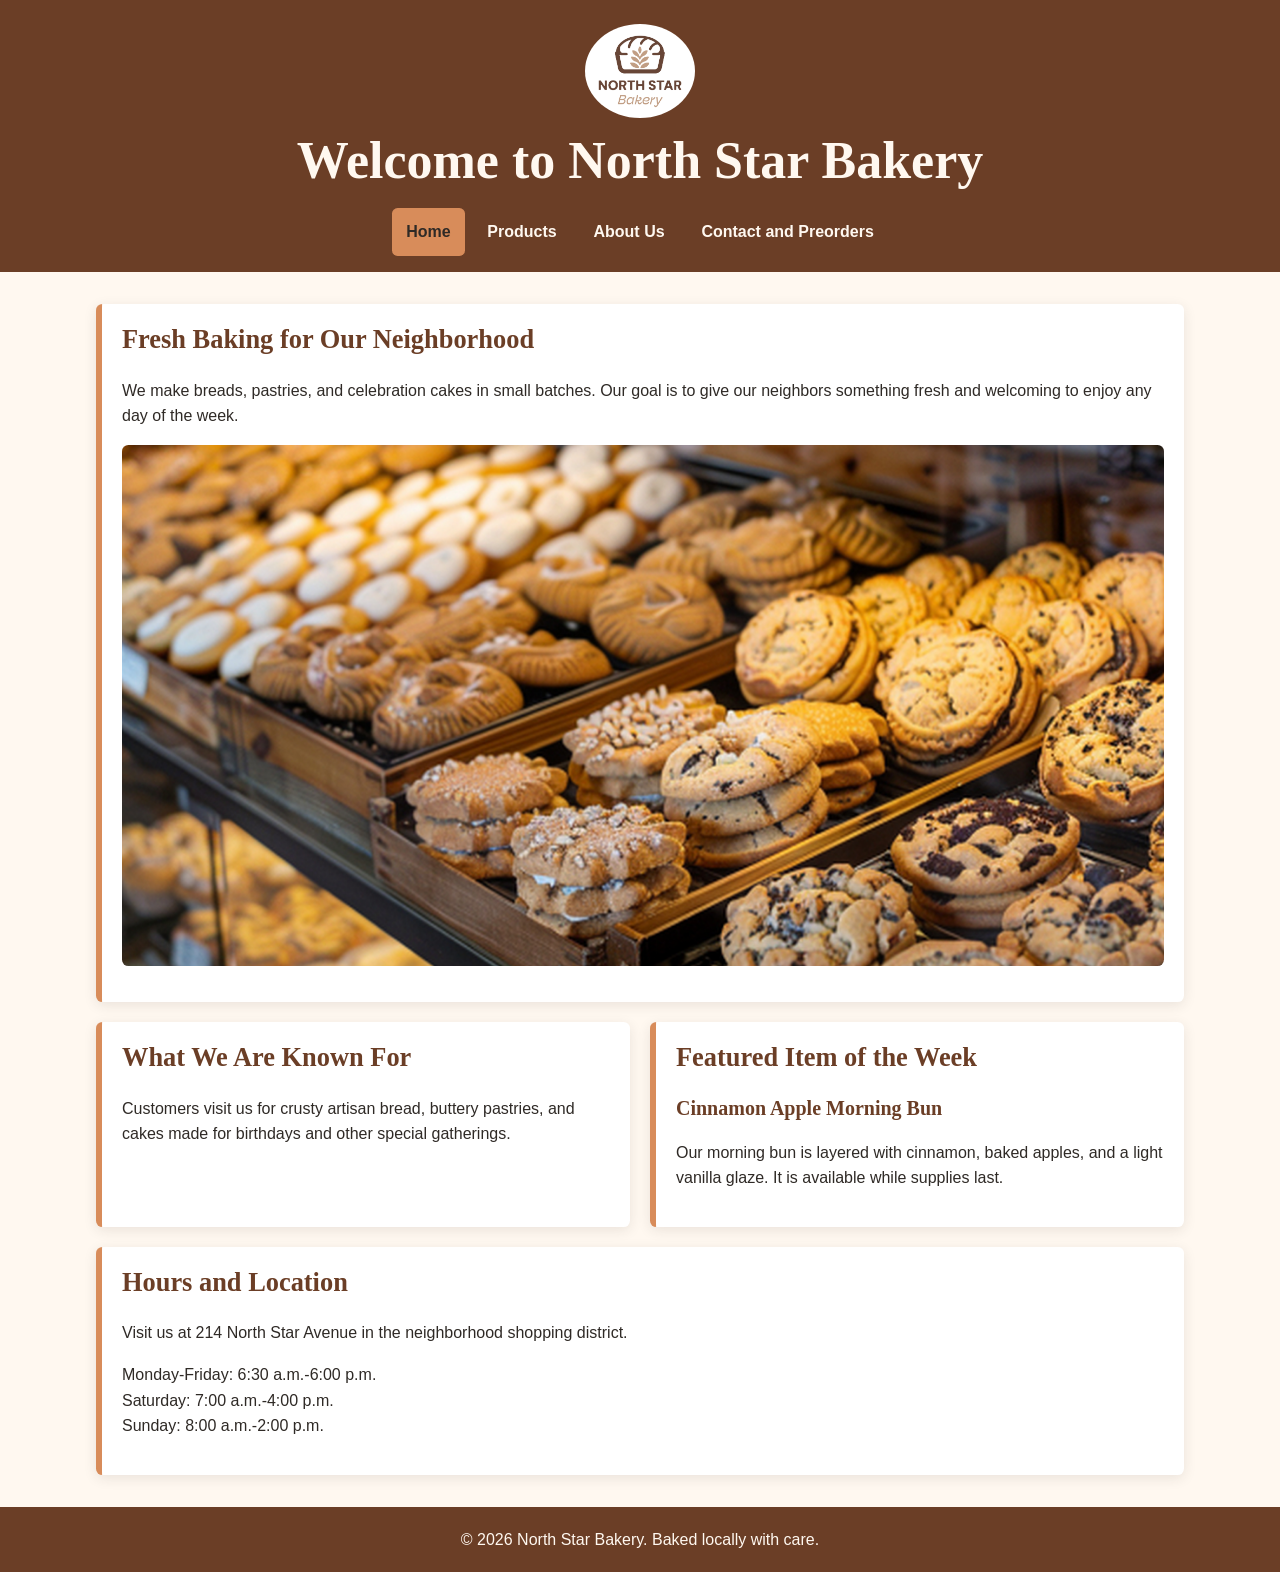
<file: index.html>
<!DOCTYPE html>
<html lang="en">
<head>
    <meta charset="UTF-8">
    <meta name="viewport" content="width=device-width, initial-scale=1.0">
    <title>North Star Bakery | Home</title>
    <link rel="stylesheet" href="styles.css">
    <script src="script.js" defer></script>
</head>
<body>
    <header>
        <img src="media/bakery-logo_c.png" alt="North Star Bakery logo">
        <h1>Welcome to North Star Bakery</h1>
        <nav aria-label="Main navigation">
            <ul>
                <li><a href="index.html" aria-current="page">Home</a></li>
                <li><a href="products.html">Products</a></li>
                <li><a href="about.html">About Us</a></li>
                <li><a href="contact.html">Contact and Preorders</a></li>
            </ul>
        </nav>
    </header>

    <main>
        <section>
            <h2>Fresh Baking for Our Neighborhood</h2>
            <p>We make breads, pastries, and celebration cakes in small batches. Our goal is to give our neighbors something fresh and welcoming to enjoy any day of the week.</p>
            <picture>
                <source media="(max-width: 600px)" srcset="media/bakery-feature-small_c.png">
                <img src="media/bakery-feature-large_c.png" alt="Fresh bread and pastries arranged on the North Star Bakery counter">
            </picture>
        </section>

        <section>
            <h2>What We Are Known For</h2>
            <p>Customers visit us for crusty artisan bread, buttery pastries, and cakes made for birthdays and other special gatherings.</p>
        </section>

        <section>
            <h2>Featured Item of the Week</h2>
            <h3>Cinnamon Apple Morning Bun</h3>
            <p>Our morning bun is layered with cinnamon, baked apples, and a light vanilla glaze. It is available while supplies last.</p>
        </section>

        <section>
            <h2>Hours and Location</h2>
            <p>Visit us at 214 North Star Avenue in the neighborhood shopping district.</p>
            <p>Monday-Friday: 6:30 a.m.-6:00 p.m.<br>
               Saturday: 7:00 a.m.-4:00 p.m.<br>
               Sunday: 8:00 a.m.-2:00 p.m.</p>
        </section>
    </main>

    <footer>
        <p>&copy; 2026 North Star Bakery. Baked locally with care.</p>
    </footer>
</body>
</html>
</file>
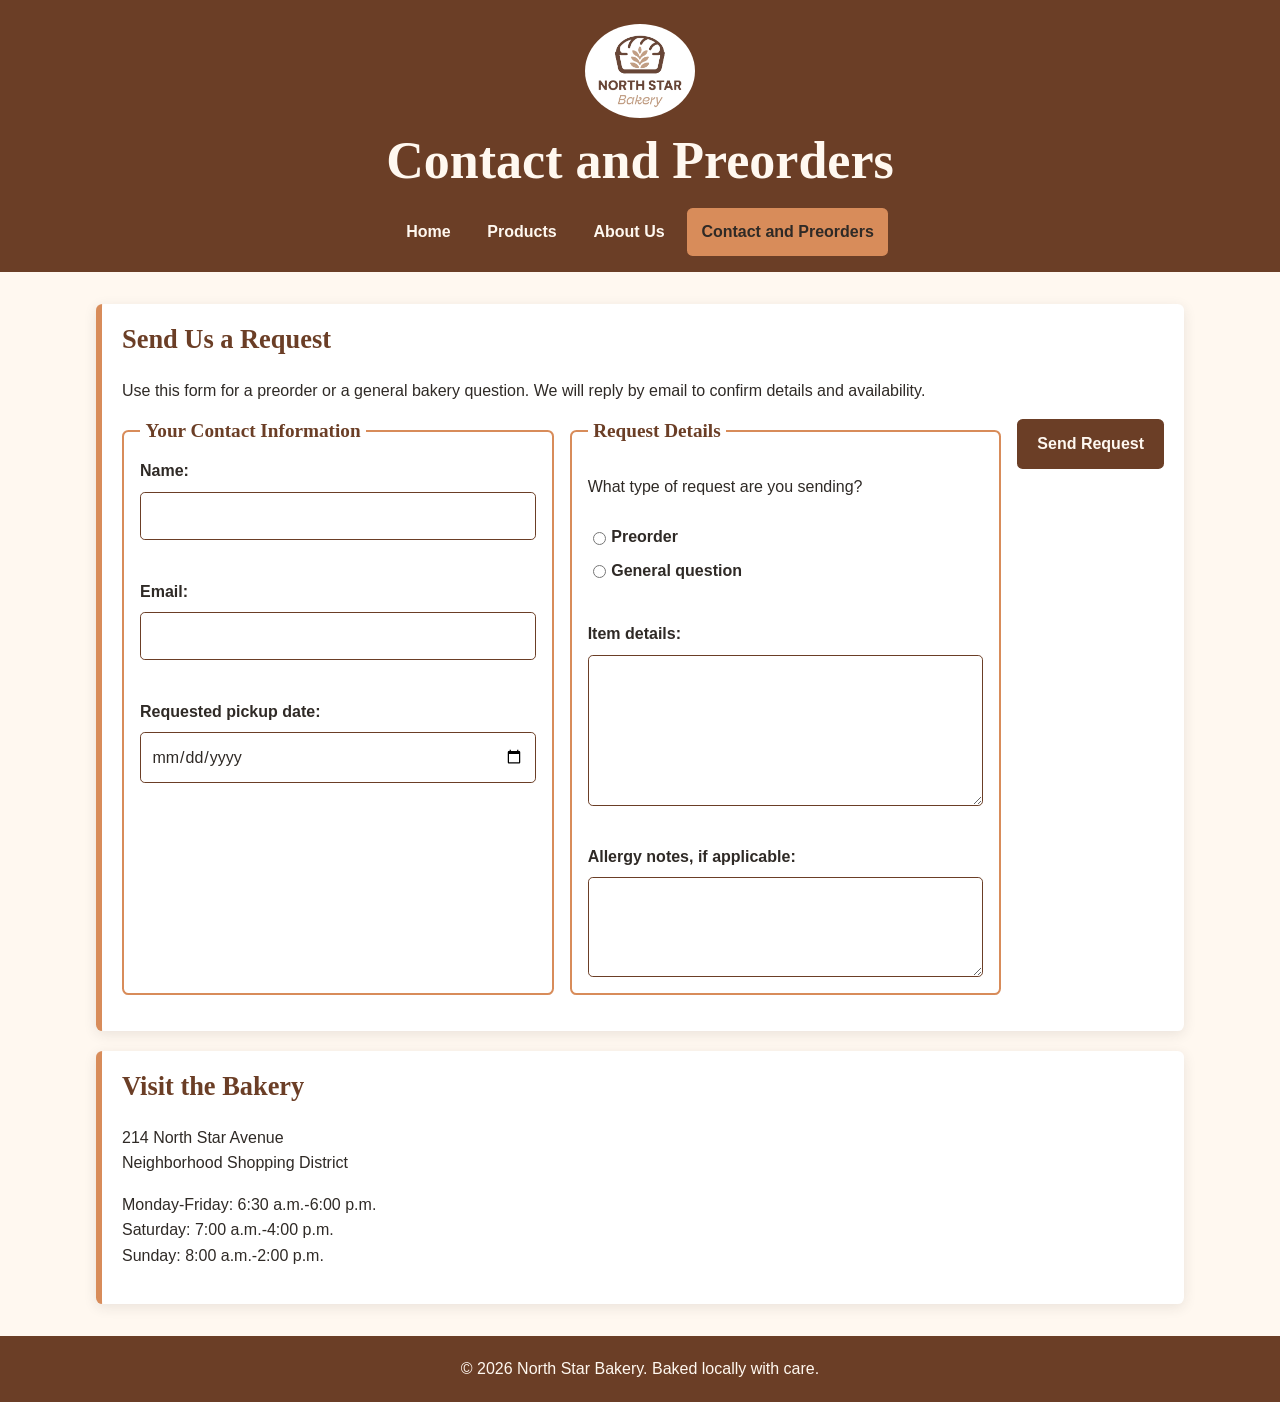
<file: contact.html>
<!DOCTYPE html>
<html lang="en">
<head>
    <meta charset="UTF-8">
    <meta name="viewport" content="width=device-width, initial-scale=1.0">
    <title>North Star Bakery | Contact and Preorders</title>
    <link rel="stylesheet" href="styles.css">
    <script src="script.js" defer></script>
</head>
<body>
    <header>
        <img src="media/bakery-logo_c.png" alt="North Star Bakery logo">
        <h1>Contact and Preorders</h1>
        <nav aria-label="Main navigation">
            <ul>
                <li><a href="index.html">Home</a></li>
                <li><a href="products.html">Products</a></li>
                <li><a href="about.html">About Us</a></li>
                <li><a href="contact.html" aria-current="page">Contact and Preorders</a></li>
            </ul>
        </nav>
    </header>

    <main>
        <section>
            <h2>Send Us a Request</h2>
            <p>Use this form for a preorder or a general bakery question. We will reply by email to confirm details and availability.</p>

            <form id="request-form" action="#" method="post" novalidate>
                <fieldset>
                    <legend>Your Contact Information</legend>

                    <label for="name">Name:</label>
                    <input type="text" id="name" name="name" required minlength="2" aria-describedby="name-error">
                    <span class="error-message" id="name-error" aria-live="polite"></span>

                    <label for="email">Email:</label>
                    <input type="email" id="email" name="email" required aria-describedby="email-error">
                    <span class="error-message" id="email-error" aria-live="polite"></span>

                    <label for="pickup-date">Requested pickup date:</label>
                    <input type="date" id="pickup-date" name="pickup-date" required aria-describedby="pickup-date-error">
                    <span class="error-message" id="pickup-date-error" aria-live="polite"></span>
                </fieldset>

                <fieldset>
                    <legend>Request Details</legend>

                    <p>What type of request are you sending?</p>
                    <div class="radio-option">
                        <input type="radio" id="preorder" name="request-type" value="preorder" required aria-describedby="request-type-error">
                        <label for="preorder">Preorder</label>
                    </div>

                    <div class="radio-option">
                        <input type="radio" id="question" name="request-type" value="question" aria-describedby="request-type-error">
                        <label for="question">General question</label>
                    </div>
                    <span class="error-message" id="request-type-error" aria-live="polite"></span>

                    <label for="item-details">Item details:</label>
                    <textarea id="item-details" name="item-details" rows="5" cols="40" required minlength="10" aria-describedby="item-details-error"></textarea>
                    <span class="error-message" id="item-details-error" aria-live="polite"></span>

                    <label for="allergy-notes">Allergy notes, if applicable:</label>
                    <textarea id="allergy-notes" name="allergy-notes" rows="3" cols="40"></textarea>
                </fieldset>

                <button type="submit">Send Request</button>
                <p id="form-status" class="form-status" aria-live="polite"></p>
            </form>
        </section>

        <section>
            <h2>Visit the Bakery</h2>
            <address>214 North Star Avenue<br>Neighborhood Shopping District</address>
            <p>Monday-Friday: 6:30 a.m.-6:00 p.m.<br>
               Saturday: 7:00 a.m.-4:00 p.m.<br>
               Sunday: 8:00 a.m.-2:00 p.m.</p>
        </section>
    </main>

    <footer>
        <p>&copy; 2026 North Star Bakery. Baked locally with care.</p>
    </footer>
</body>
</html>
</file>
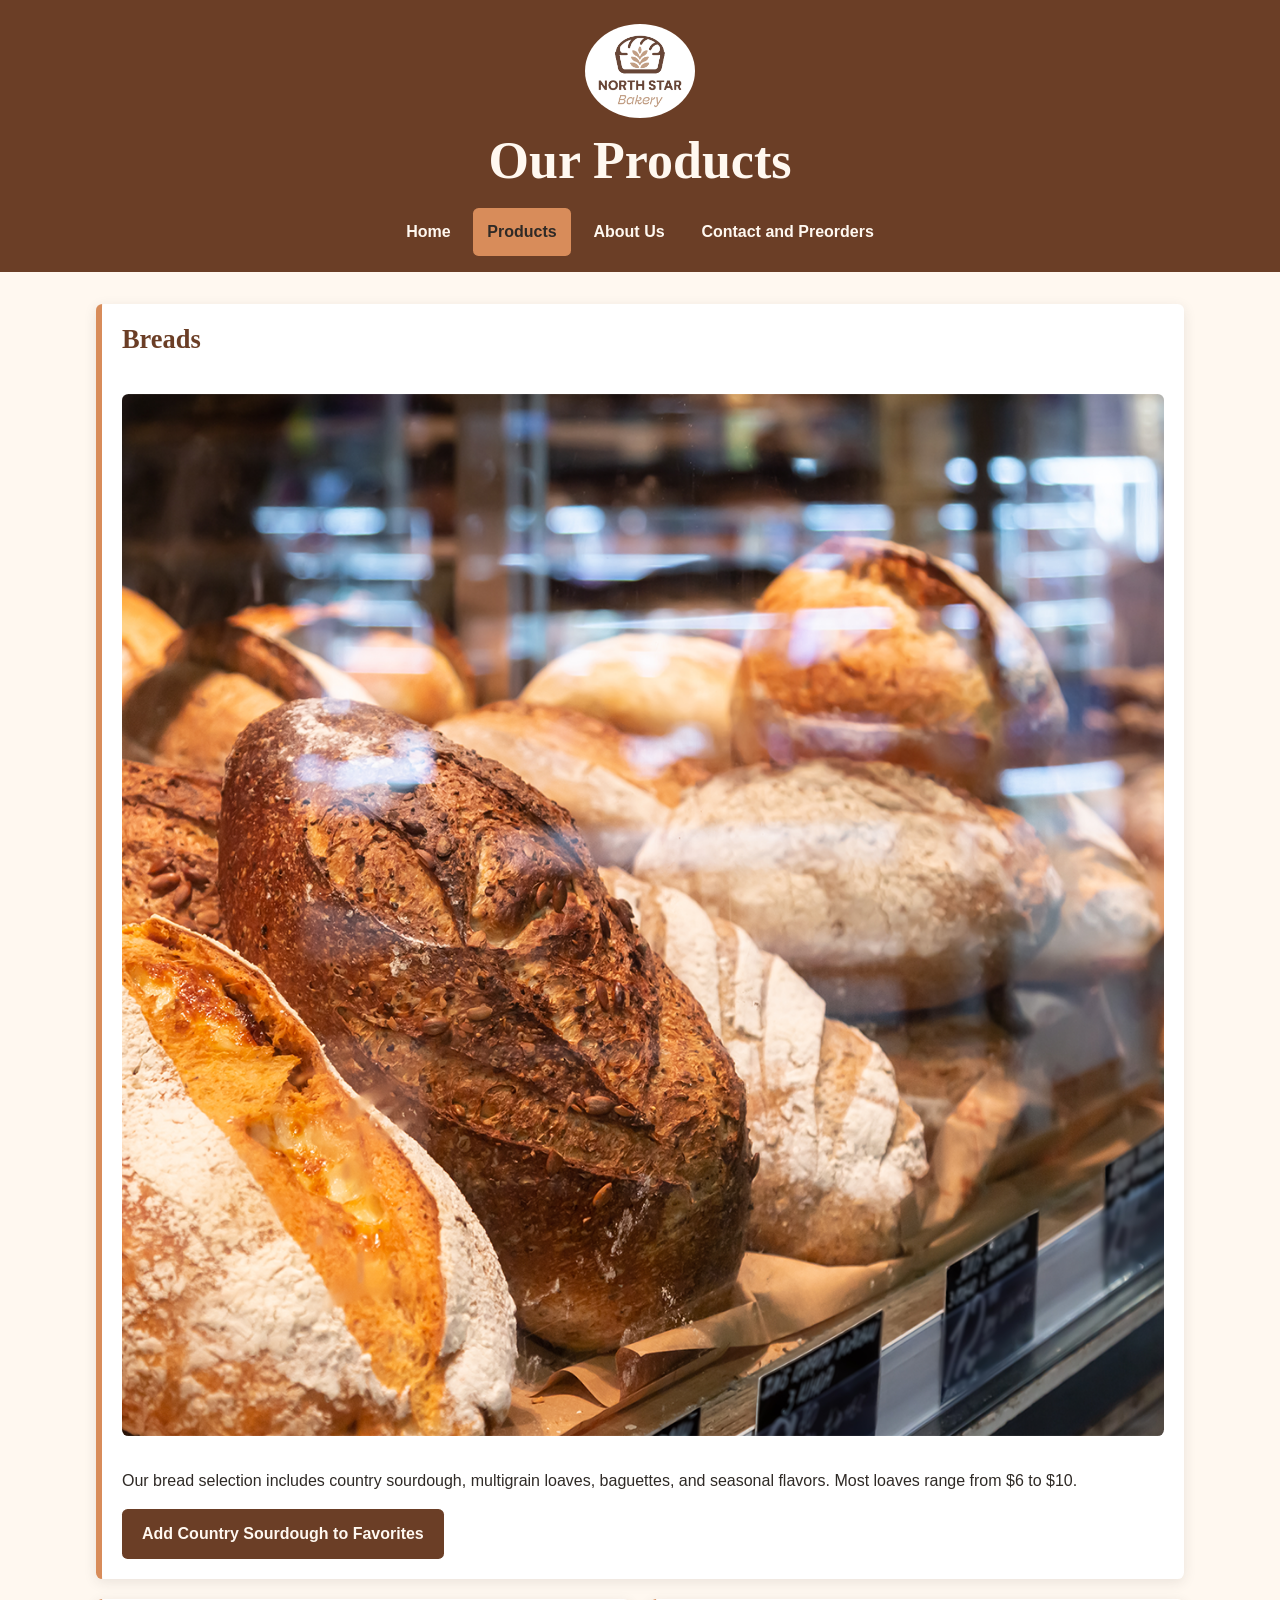
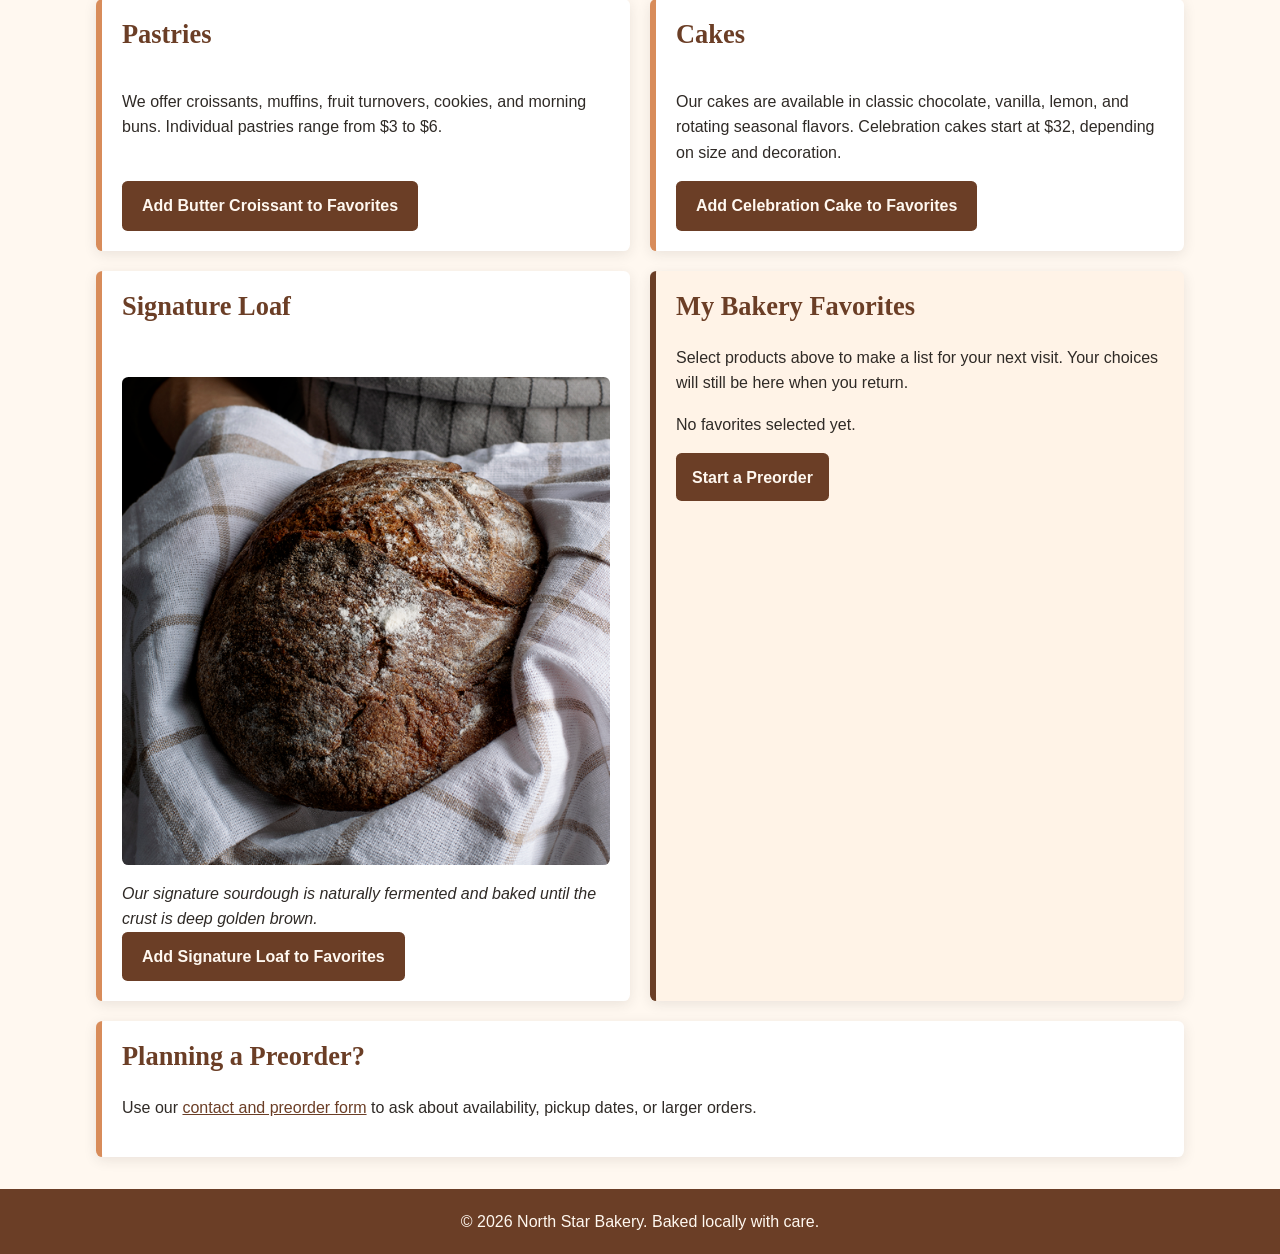
<file: products.html>
<!DOCTYPE html>
<html lang="en">
<head>
    <meta charset="UTF-8">
    <meta name="viewport" content="width=device-width, initial-scale=1.0">
    <title>North Star Bakery | Products</title>
    <link rel="stylesheet" href="styles.css">
    <script src="script.js" defer></script>
</head>
<body>
    <header>
        <img src="media/bakery-logo_c.png" alt="North Star Bakery logo">
        <h1>Our Products</h1>
        <nav aria-label="Main navigation">
            <ul>
                <li><a href="index.html">Home</a></li>
                <li><a href="products.html" aria-current="page">Products</a></li>
                <li><a href="about.html">About Us</a></li>
                <li><a href="contact.html">Contact and Preorders</a></li>
            </ul>
        </nav>
    </header>

    <main>
        <section class="product-card" data-product-id="country-sourdough">
            <h2>Breads</h2>
            <img src="media/bakery-bread_c.png" alt="Assortment of freshly baked North Star Bakery bread">
            <p>Our bread selection includes country sourdough, multigrain loaves, baguettes, and seasonal flavors. Most loaves range from $6 to $10.</p>
            <button class="favorite-button" type="button" data-favorite-id="country-sourdough" aria-pressed="false">Add Country Sourdough to Favorites</button>
        </section>

        <section class="product-card" data-product-id="butter-croissant">
            <h2>Pastries</h2>
            <p>We offer croissants, muffins, fruit turnovers, cookies, and morning buns. Individual pastries range from $3 to $6.</p>
            <button class="favorite-button" type="button" data-favorite-id="butter-croissant" aria-pressed="false">Add Butter Croissant to Favorites</button>
        </section>

        <section class="product-card" data-product-id="celebration-cake">
            <h2>Cakes</h2>
            <p>Our cakes are available in classic chocolate, vanilla, lemon, and rotating seasonal flavors. Celebration cakes start at $32, depending on size and decoration.</p>
            <button class="favorite-button" type="button" data-favorite-id="celebration-cake" aria-pressed="false">Add Celebration Cake to Favorites</button>
        </section>

        <section class="product-card" data-product-id="signature-loaf">
            <h2>Signature Loaf</h2>
            <figure>
                <img src="media/bakery-signature-loaf_c.png" alt="North Star Bakery signature round sourdough loaf with a scored crust">
                <figcaption>Our signature sourdough is naturally fermented and baked until the crust is deep golden brown.</figcaption>
            </figure>
            <button class="favorite-button" type="button" data-favorite-id="signature-loaf" aria-pressed="false">Add Signature Loaf to Favorites</button>
        </section>

        <section id="favorites-panel" class="favorites-panel" aria-labelledby="favorites-heading">
            <h2 id="favorites-heading">My Bakery Favorites</h2>
            <p>Select products above to make a list for your next visit. Your choices will still be here when you return.</p>
            <p id="favorites-empty">No favorites selected yet.</p>
            <ul id="favorites-list"></ul>
            <a id="favorites-preorder-link" class="button-link" href="contact.html" hidden>Start a Preorder</a>
        </section>

        <section>
            <h2>Planning a Preorder?</h2>
            <p>Use our <a href="contact.html">contact and preorder form</a> to ask about availability, pickup dates, or larger orders.</p>
        </section>
    </main>

    <footer>
        <p>&copy; 2026 North Star Bakery. Baked locally with care.</p>
    </footer>
</body>
</html>
</file>
<file: styles.css>
:root {
    --cream: #fff8f0;
    --brown: #6b3e26;
    --peach: #d88c5a;
    --charcoal: #2f2a26;
}

* {
    box-sizing: border-box;
}

body {
    margin: 0;
    background-color: var(--cream);
    color: var(--charcoal);
    font-family: Arial, Helvetica, sans-serif;
    font-size: 1rem;
    line-height: 1.6;
}

img,
picture,
video {
    display: block;
    max-width: 100%;
    height: auto;
}

header {
    padding: 1.5rem 1rem 0;
    background-color: var(--brown);
    color: var(--cream);
    text-align: center;
}

header > img {
    width: 110px;
    margin: 0 auto 0.75rem;
    border-radius: 50%;
}

h1,
h2,
h3,
legend {
    font-family: Georgia, "Times New Roman", serif;
    line-height: 1.2;
}

h1 {
    margin: 0 0 1rem;
    font-size: clamp(2rem, 8vw, 3.25rem);
}

h2 {
    margin-top: 0;
    color: var(--brown);
    font-size: 1.65rem;
}

h3 {
    color: var(--brown);
    font-size: 1.25rem;
}

nav ul {
    display: flex;
    flex-direction: column;
    gap: 0.25rem;
    margin: 0;
    padding: 0 0 1rem;
    list-style: none;
}

nav a {
    display: block;
    padding: 0.7rem 0.9rem;
    border-radius: 0.35rem;
    color: var(--cream);
    font-weight: 700;
    text-decoration: none;
}

nav a:hover,
nav a:focus-visible,
nav a[aria-current="page"] {
    background-color: var(--peach);
    color: var(--charcoal);
}

main {
    display: flex;
    flex-direction: column;
    gap: 1.25rem;
    width: min(100% - 2rem, 68rem);
    margin: 2rem auto;
}

section {
    padding: 1.25rem;
    border-left: 0.4rem solid var(--peach);
    border-radius: 0.4rem;
    background-color: #ffffff;
    box-shadow: 0 0.2rem 0.8rem rgb(47 42 38 / 10%);
}

section img,
section picture {
    width: 100%;
    margin: 1rem 0;
    border-radius: 0.4rem;
}

figure {
    margin: 1rem 0 0;
}

figcaption {
    margin-top: 0.5rem;
    font-style: italic;
}

a {
    color: var(--brown);
}

a:hover,
a:focus-visible {
    color: var(--peach);
}

audio {
    width: 100%;
}

form {
    display: flex;
    flex-direction: column;
    gap: 1rem;
}

fieldset {
    display: flex;
    flex-direction: column;
    gap: 0.5rem;
    margin: 0;
    padding: 1rem;
    border: 2px solid var(--peach);
    border-radius: 0.4rem;
}

legend {
    padding: 0 0.35rem;
    color: var(--brown);
    font-size: 1.2rem;
    font-weight: 700;
}

label {
    font-weight: 700;
}

input,
textarea,
button {
    font: inherit;
}

input,
textarea {
    width: 100%;
    padding: 0.65rem;
    border: 1px solid var(--brown);
    border-radius: 0.3rem;
    background-color: #ffffff;
    color: var(--charcoal);
}

input[type="radio"] {
    width: auto;
    margin-right: 0.35rem;
}

.radio-option {
    display: flex;
    align-items: center;
}

button {
    align-self: flex-start;
    padding: 0.75rem 1.25rem;
    border: 0;
    border-radius: 0.35rem;
    background-color: var(--brown);
    color: var(--cream);
    font-weight: 700;
    cursor: pointer;
}

button:hover,
button:focus-visible {
    background-color: var(--peach);
    color: var(--charcoal);
}

.product-card {
    display: flex;
    flex-direction: column;
}

.favorite-button {
    margin-top: auto;
}

.favorite-button[aria-pressed="true"] {
    background-color: var(--peach);
    color: var(--charcoal);
}

.favorites-panel {
    border-left-color: var(--brown);
    background-color: #fff3e7;
}

#favorites-list {
    margin: 0.75rem 0 1rem;
    padding-left: 1.4rem;
}

#favorites-list li {
    margin-bottom: 0.35rem;
}

.button-link {
    display: inline-block;
    align-self: flex-start;
    padding: 0.7rem 1rem;
    border-radius: 0.35rem;
    background-color: var(--brown);
    color: var(--cream);
    font-weight: 700;
    text-decoration: none;
}

.button-link:hover,
.button-link:focus-visible {
    background-color: var(--peach);
    color: var(--charcoal);
}

.error-message {
    min-height: 1.5em;
    color: #9b1c1c;
    font-size: 0.92rem;
    font-weight: 700;
}

.field-error {
    border: 2px solid #9b1c1c;
    background-color: #fff5f5;
}

.form-status {
    flex-basis: 100%;
    margin: 0;
    color: #246b35;
    font-weight: 700;
}

address {
    font-style: normal;
}

footer {
    padding: 1.25rem;
    background-color: var(--brown);
    color: var(--cream);
    text-align: center;
}

footer p {
    margin: 0;
}

@media (min-width: 48rem) {
    header {
        padding-inline: 2rem;
    }

    nav ul {
        flex-direction: row;
        justify-content: center;
        gap: 0.5rem;
    }

    main {
        flex-flow: row wrap;
        align-items: stretch;
    }

    main > section {
        flex: 1 1 calc(50% - 1.25rem);
    }

    main > section:first-child {
        flex-basis: 100%;
    }

    form {
        flex-flow: row wrap;
    }

    form fieldset {
        flex: 1 1 20rem;
    }

    form button {
        flex-basis: auto;
    }
}
</file>
